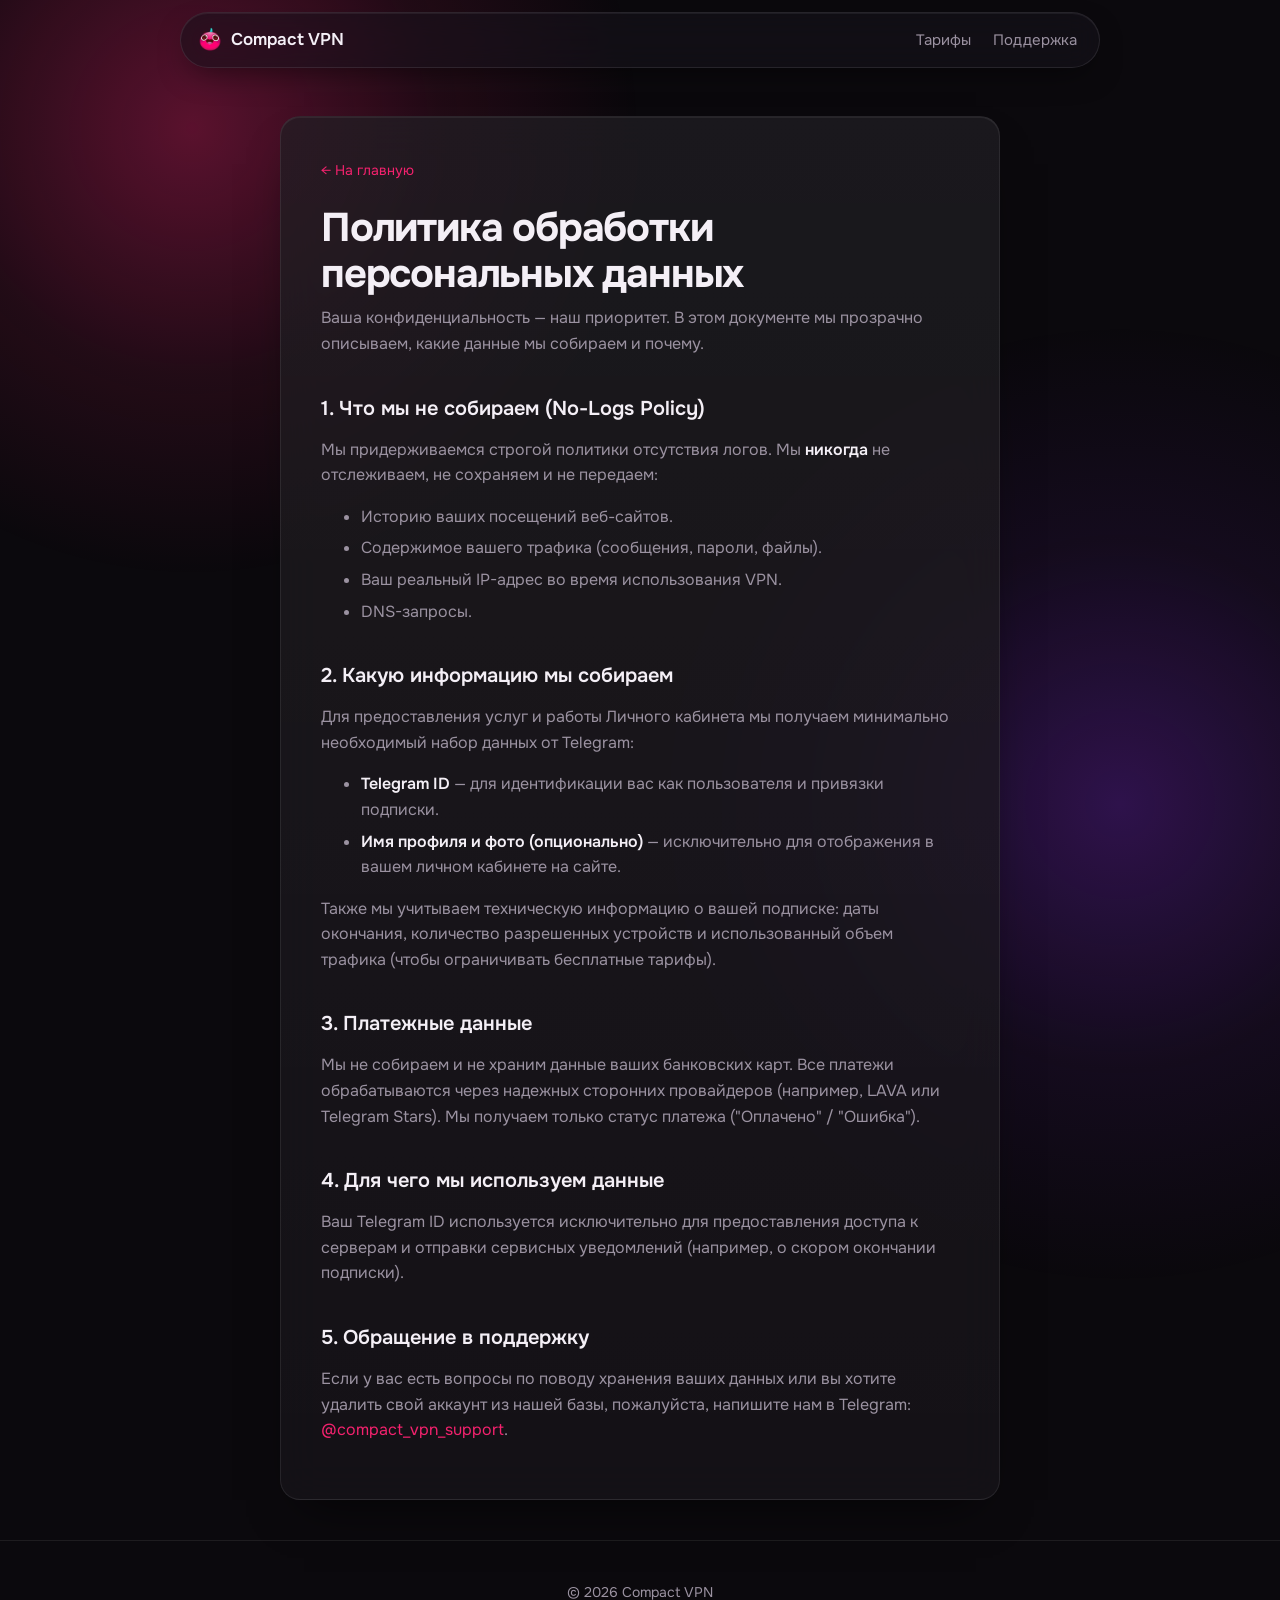
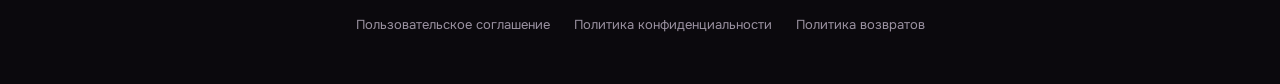
<file: privacy.html>
<!DOCTYPE html>
<html lang="ru">
<head>
    <meta charset="UTF-8">
    <meta name="viewport" content="width=device-width, initial-scale=1.0">
    <title>Политика обработки персональных данных — Compact VPN</title>
    <link rel="icon" type="image/png" href="favicon.png">
    <link rel="preconnect" href="https://fonts.googleapis.com">
    <link rel="preconnect" href="https://fonts.gstatic.com" crossorigin>
    <link href="https://fonts.googleapis.com/css2?family=Onest:wght@400;500;600;700&display=swap" rel="stylesheet">
    <link rel="stylesheet" href="style.css?v=12">
</head>
<body>

    <header class="top">
        <div class="wrap">
            <a href="index.html" class="brand"><img src="favicon.png" alt="">Compact VPN</a>
            <nav class="nav">
                <a href="index.html#prices">Тарифы</a>
                <a href="https://t.me/compact_vpn_support">Поддержка</a>
            </nav>
        </div>
    </header>

    <main class="wrap">
    <article class="card doc">
        <a href="index.html" class="back">← На главную</a>
        <h1>Политика обработки персональных данных</h1>

                <p>Ваша конфиденциальность — наш приоритет. В этом документе мы прозрачно описываем, какие данные мы собираем и почему.</p>
                <h2>1. Что мы не собираем (No-Logs Policy)</h2>
                <p>Мы придерживаемся строгой политики отсутствия логов. Мы <strong>никогда</strong> не отслеживаем, не сохраняем и не передаем:</p>
                <ul>
                    <li>Историю ваших посещений веб-сайтов.</li>
                    <li>Содержимое вашего трафика (сообщения, пароли, файлы).</li>
                    <li>Ваш реальный IP-адрес во время использования VPN.</li>
                    <li>DNS-запросы.</li>
                </ul>
                <h2>2. Какую информацию мы собираем</h2>
                <p>Для предоставления услуг и работы Личного кабинета мы получаем минимально необходимый набор данных от Telegram:</p>
                <ul>
                    <li><strong>Telegram ID</strong> — для идентификации вас как пользователя и привязки подписки.</li>
                    <li><strong>Имя профиля и фото (опционально)</strong> — исключительно для отображения в вашем личном кабинете на сайте.</li>
                </ul>
                <p>Также мы учитываем техническую информацию о вашей подписке: даты окончания, количество разрешенных устройств и использованный объем трафика (чтобы ограничивать бесплатные тарифы).</p>
                <h2>3. Платежные данные</h2>
                <p>Мы не собираем и не храним данные ваших банковских карт. Все платежи обрабатываются через надежных сторонних провайдеров (например, LAVA или Telegram Stars). Мы получаем только статус платежа ("Оплачено" / "Ошибка").</p>
                <h2>4. Для чего мы используем данные</h2>
                <p>Ваш Telegram ID используется исключительно для предоставления доступа к серверам и отправки сервисных уведомлений (например, о скором окончании подписки).</p>
                <h2>5. Обращение в поддержку</h2>
                <p>Если у вас есть вопросы по поводу хранения ваших данных или вы хотите удалить свой аккаунт из нашей базы, пожалуйста, напишите нам в Telegram: <a href="https://t.me/compact_vpn_support">@compact_vpn_support</a>.</p>
    </article>
    </main>

    <footer class="foot">
        <div class="wrap">
            <div>© 2026 Compact VPN</div>
            <div class="links small">
                <a href="terms.html">Пользовательское соглашение</a>
                <a href="privacy.html">Политика конфиденциальности</a>
                <a href="refund.html">Политика возвратов</a>
            </div>
        </div>
    </footer>
</body>
</html>
</file>
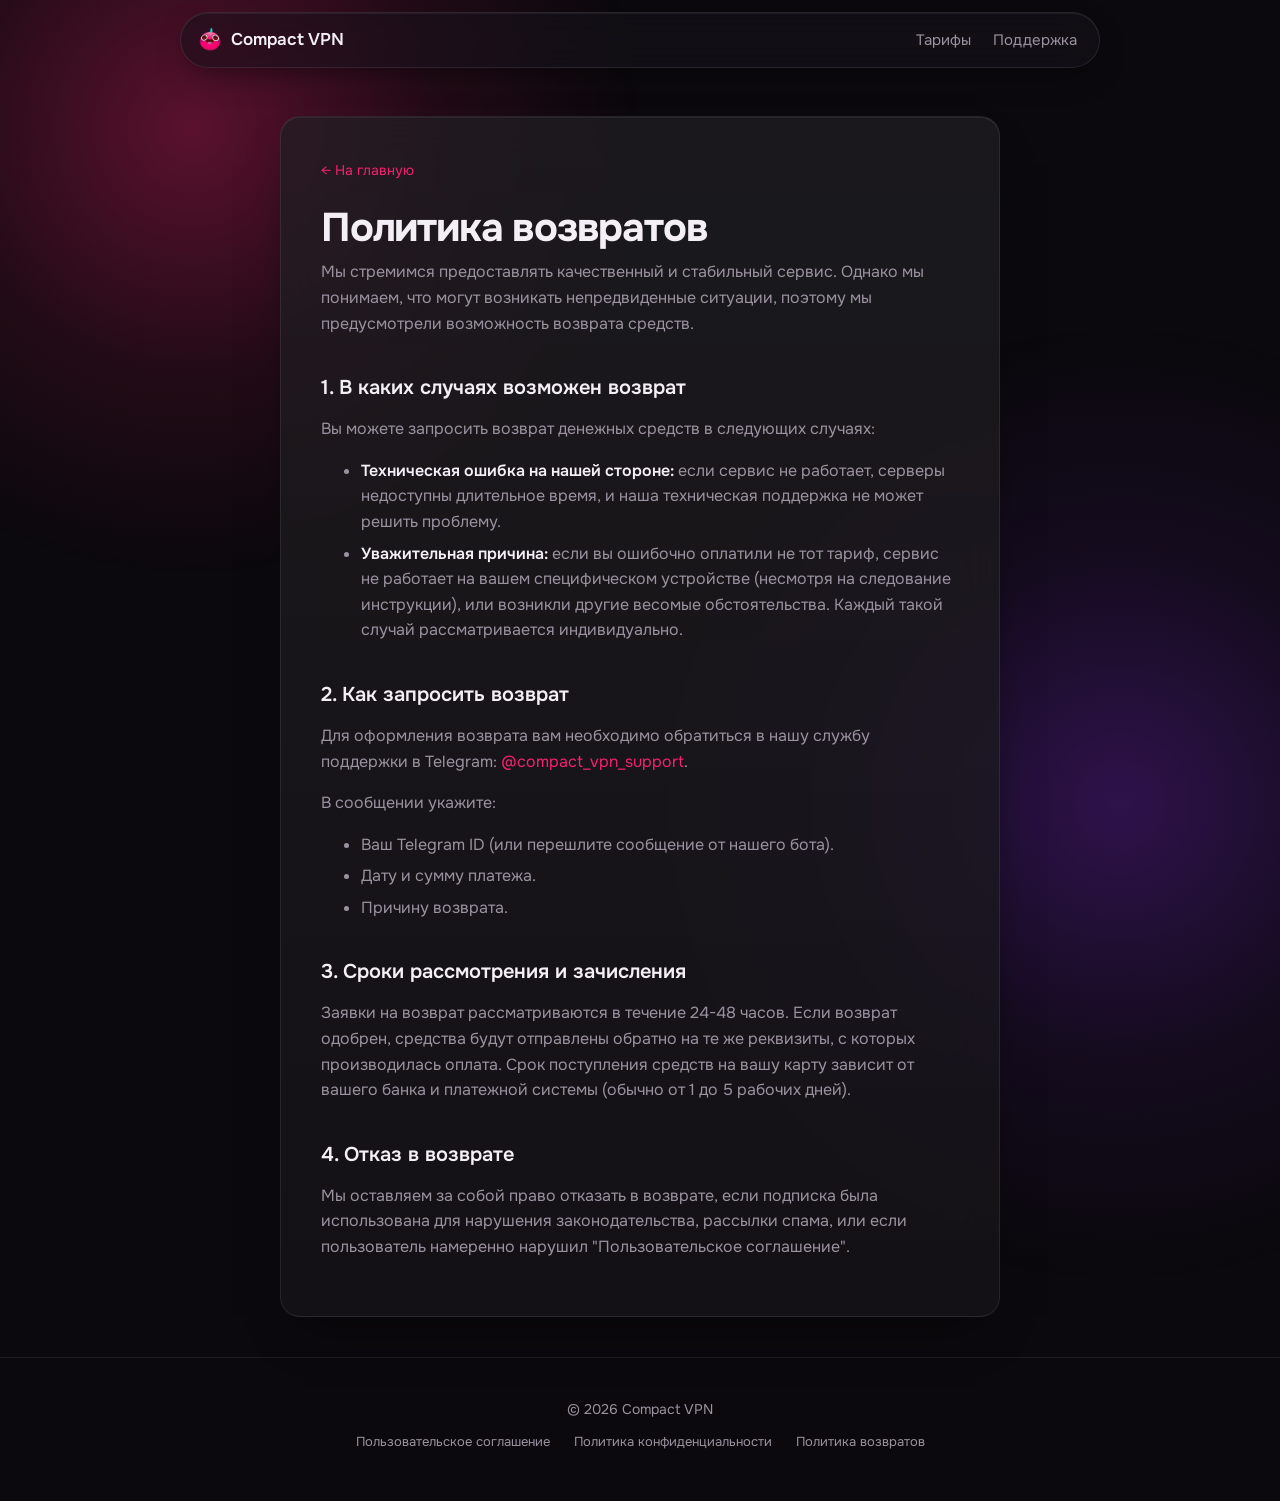
<file: refund.html>
<!DOCTYPE html>
<html lang="ru">
<head>
    <meta charset="UTF-8">
    <meta name="viewport" content="width=device-width, initial-scale=1.0">
    <title>Политика возвратов — Compact VPN</title>
    <link rel="icon" type="image/png" href="favicon.png">
    <link rel="preconnect" href="https://fonts.googleapis.com">
    <link rel="preconnect" href="https://fonts.gstatic.com" crossorigin>
    <link href="https://fonts.googleapis.com/css2?family=Onest:wght@400;500;600;700&display=swap" rel="stylesheet">
    <link rel="stylesheet" href="style.css?v=12">
</head>
<body>

    <header class="top">
        <div class="wrap">
            <a href="index.html" class="brand"><img src="favicon.png" alt="">Compact VPN</a>
            <nav class="nav">
                <a href="index.html#prices">Тарифы</a>
                <a href="https://t.me/compact_vpn_support">Поддержка</a>
            </nav>
        </div>
    </header>

    <main class="wrap">
    <article class="card doc">
        <a href="index.html" class="back">← На главную</a>
        <h1>Политика возвратов</h1>

                <p>Мы стремимся предоставлять качественный и стабильный сервис. Однако мы понимаем, что могут возникать непредвиденные ситуации, поэтому мы предусмотрели возможность возврата средств.</p>
                <h2>1. В каких случаях возможен возврат</h2>
                <p>Вы можете запросить возврат денежных средств в следующих случаях:</p>
                <ul>
                    <li><strong>Техническая ошибка на нашей стороне:</strong> если сервис не работает, серверы недоступны длительное время, и наша техническая поддержка не может решить проблему.</li>
                    <li><strong>Уважительная причина:</strong> если вы ошибочно оплатили не тот тариф, сервис не работает на вашем специфическом устройстве (несмотря на следование инструкции), или возникли другие весомые обстоятельства. Каждый такой случай рассматривается индивидуально.</li>
                </ul>
                <h2>2. Как запросить возврат</h2>
                <p>Для оформления возврата вам необходимо обратиться в нашу службу поддержки в Telegram: <a href="https://t.me/compact_vpn_support">@compact_vpn_support</a>.</p>
                <p>В сообщении укажите:</p>
                <ul>
                    <li>Ваш Telegram ID (или перешлите сообщение от нашего бота).</li>
                    <li>Дату и сумму платежа.</li>
                    <li>Причину возврата.</li>
                </ul>
                <h2>3. Сроки рассмотрения и зачисления</h2>
                <p>Заявки на возврат рассматриваются в течение 24-48 часов. Если возврат одобрен, средства будут отправлены обратно на те же реквизиты, с которых производилась оплата. Срок поступления средств на вашу карту зависит от вашего банка и платежной системы (обычно от 1 до 5 рабочих дней).</p>
                <h2>4. Отказ в возврате</h2>
                <p>Мы оставляем за собой право отказать в возврате, если подписка была использована для нарушения законодательства, рассылки спама, или если пользователь намеренно нарушил "Пользовательское соглашение".</p>
    </article>
    </main>

    <footer class="foot">
        <div class="wrap">
            <div>© 2026 Compact VPN</div>
            <div class="links small">
                <a href="terms.html">Пользовательское соглашение</a>
                <a href="privacy.html">Политика конфиденциальности</a>
                <a href="refund.html">Политика возвратов</a>
            </div>
        </div>
    </footer>
</body>
</html>
</file>
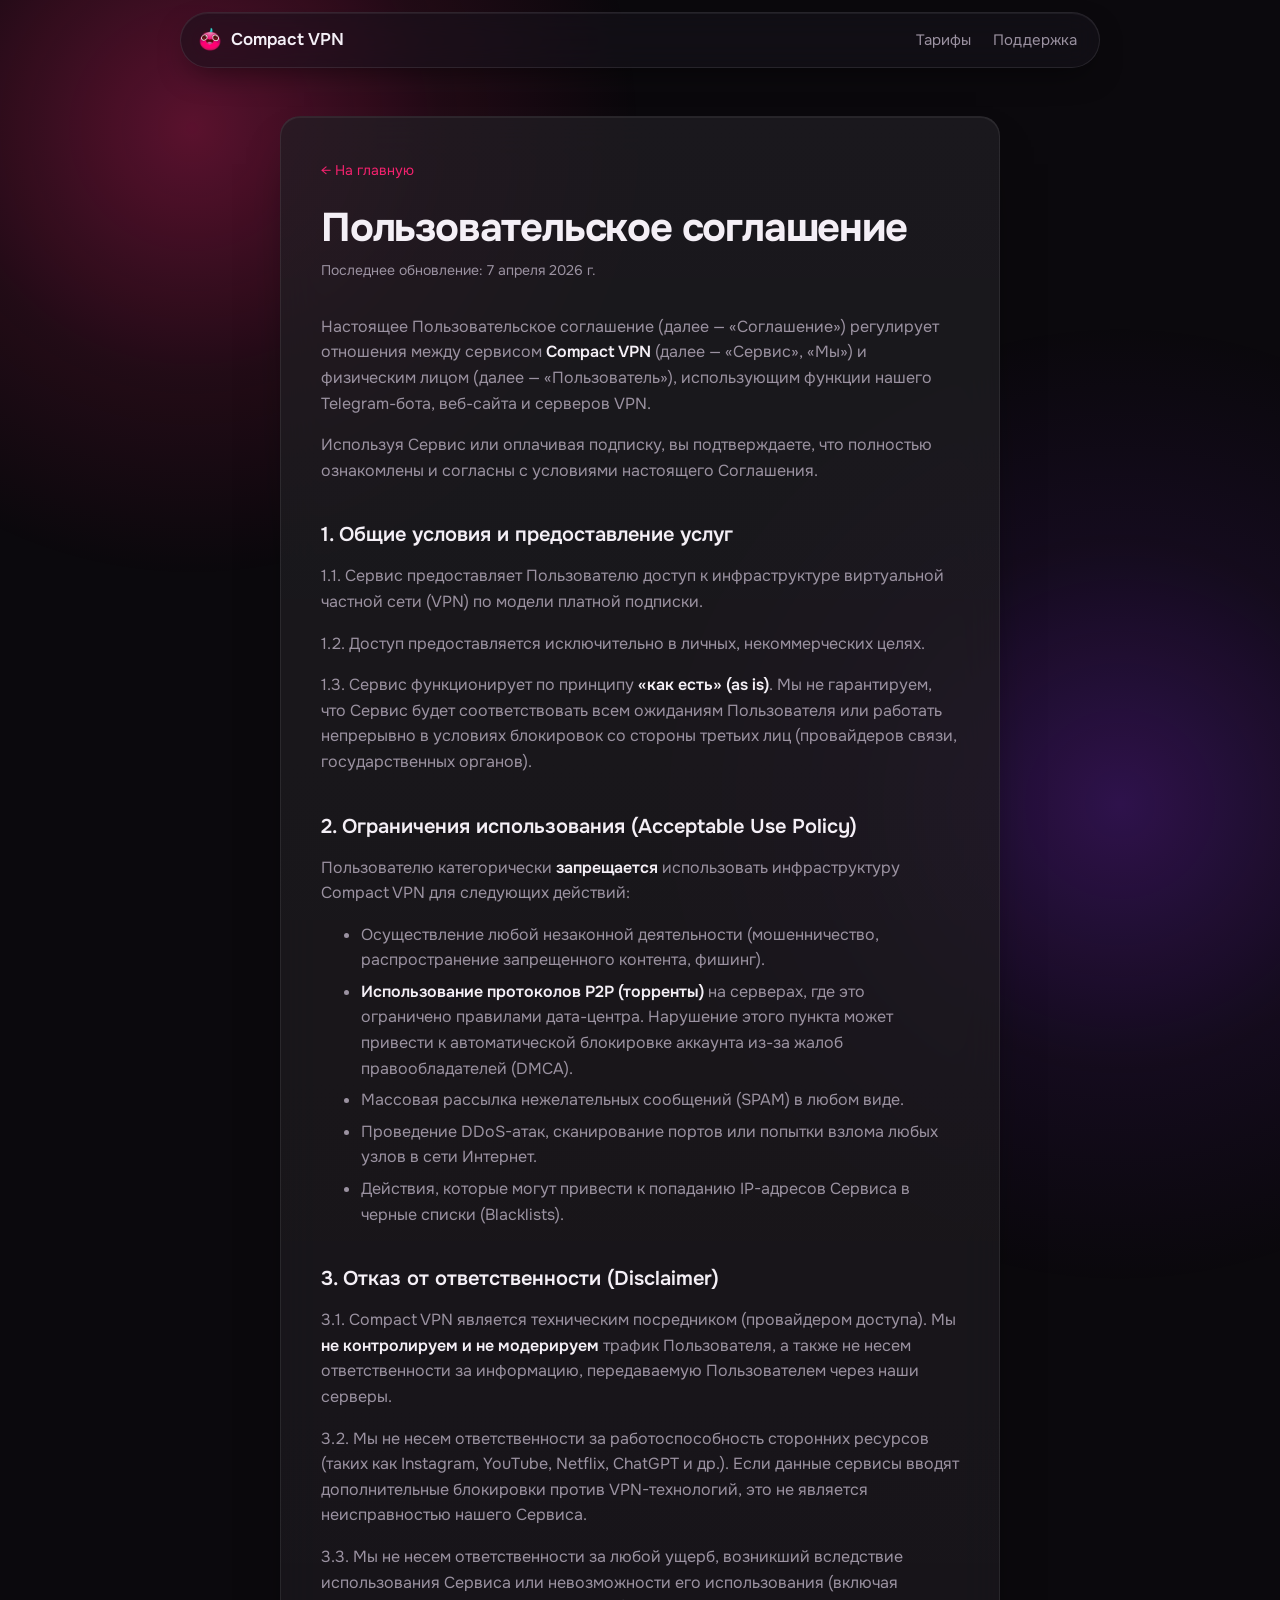
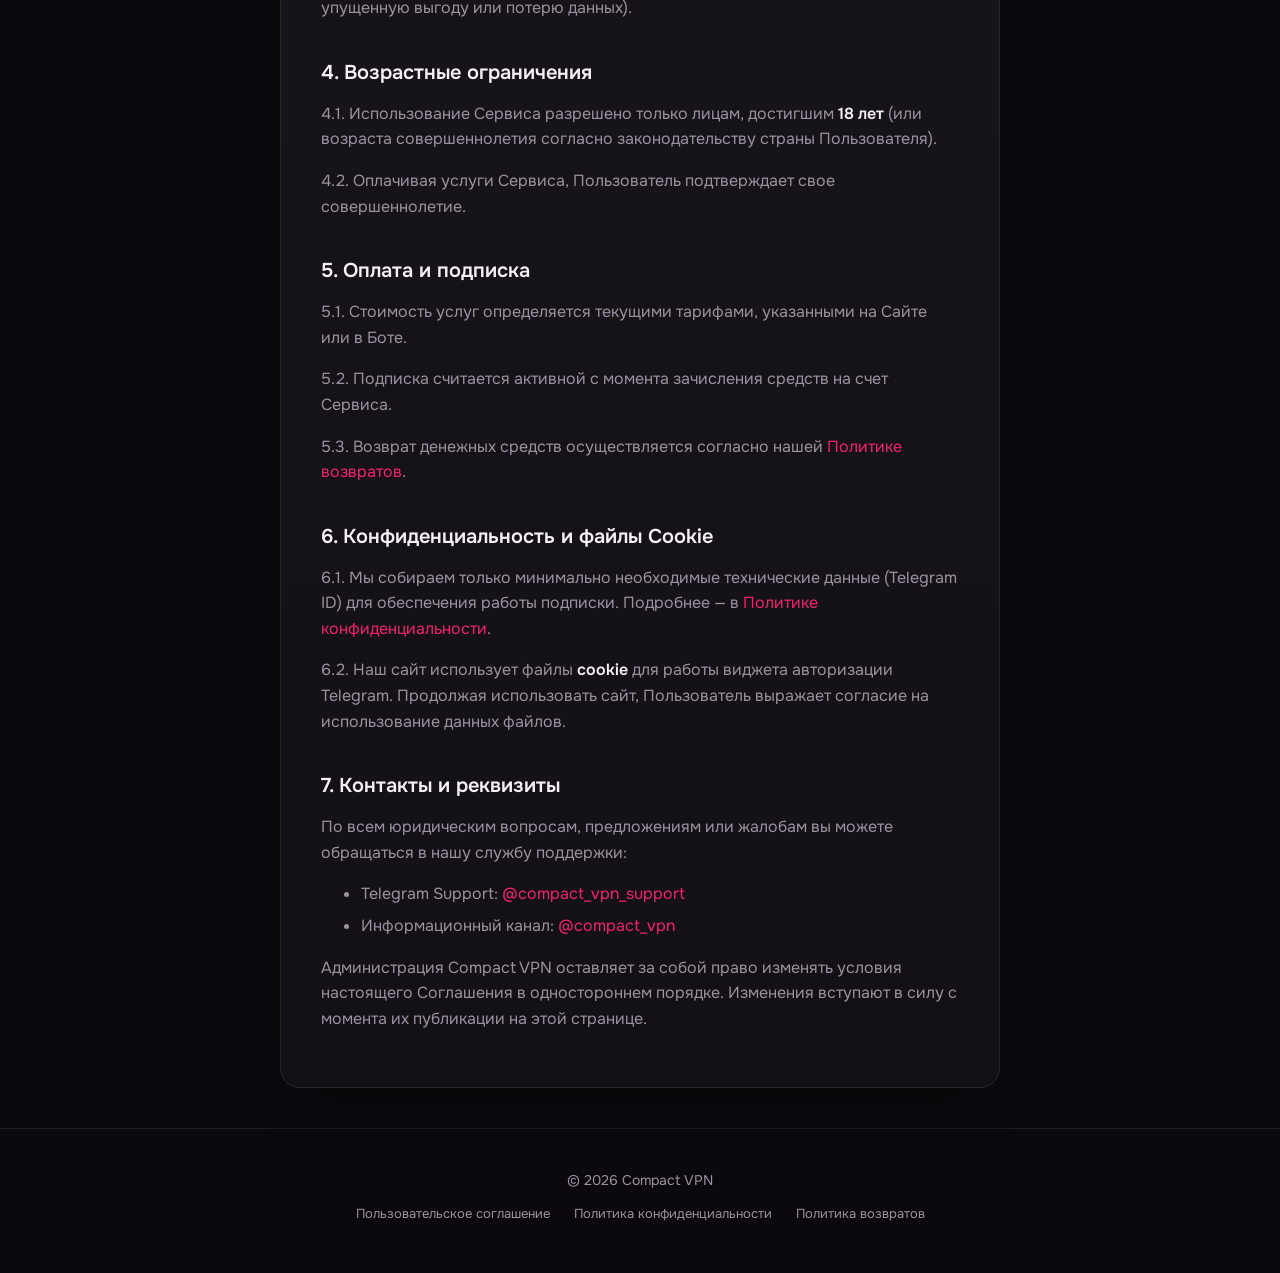
<file: terms.html>
<!DOCTYPE html>
<html lang="ru">
<head>
    <meta charset="UTF-8">
    <meta name="viewport" content="width=device-width, initial-scale=1.0">
    <title>Пользовательское соглашение — Compact VPN</title>
    <link rel="icon" type="image/png" href="favicon.png">
    <link rel="preconnect" href="https://fonts.googleapis.com">
    <link rel="preconnect" href="https://fonts.gstatic.com" crossorigin>
    <link href="https://fonts.googleapis.com/css2?family=Onest:wght@400;500;600;700&display=swap" rel="stylesheet">
    <link rel="stylesheet" href="style.css?v=12">
</head>
<body>

    <header class="top">
        <div class="wrap">
            <a href="index.html" class="brand"><img src="favicon.png" alt="">Compact VPN</a>
            <nav class="nav">
                <a href="index.html#prices">Тарифы</a>
                <a href="https://t.me/compact_vpn_support">Поддержка</a>
            </nav>
        </div>
    </header>

    <main class="wrap">
    <article class="card doc">
        <a href="index.html" class="back">← На главную</a>
        <h1>Пользовательское соглашение</h1>

            <p class="updated">Последнее обновление: 7 апреля 2026 г.</p>
                <p>Настоящее Пользовательское соглашение (далее — «Соглашение») регулирует отношения между сервисом <strong>Compact VPN</strong> (далее — «Сервис», «Мы») и физическим лицом (далее — «Пользователь»), использующим функции нашего Telegram-бота, веб-сайта и серверов VPN.</p>
                <p>Используя Сервис или оплачивая подписку, вы подтверждаете, что полностью ознакомлены и согласны с условиями настоящего Соглашения.</p>
                <h2>1. Общие условия и предоставление услуг</h2>
                <p>1.1. Сервис предоставляет Пользователю доступ к инфраструктуре виртуальной частной сети (VPN) по модели платной подписки.</p>
                <p>1.2. Доступ предоставляется исключительно в личных, некоммерческих целях.</p>
                <p>1.3. Сервис функционирует по принципу <strong>«как есть» (as is)</strong>. Мы не гарантируем, что Сервис будет соответствовать всем ожиданиям Пользователя или работать непрерывно в условиях блокировок со стороны третьих лиц (провайдеров связи, государственных органов).</p>
                <h2>2. Ограничения использования (Acceptable Use Policy)</h2>
                <p>Пользователю категорически <strong>запрещается</strong> использовать инфраструктуру Compact VPN для следующих действий:</p>
                <ul>
                    <li>Осуществление любой незаконной деятельности (мошенничество, распространение запрещенного контента, фишинг).</li>
                    <li><strong>Использование протоколов P2P (торренты)</strong> на серверах, где это ограничено правилами дата-центра. Нарушение этого пункта может привести к автоматической блокировке аккаунта из-за жалоб правообладателей (DMCA).</li>
                    <li>Массовая рассылка нежелательных сообщений (SPAM) в любом виде.</li>
                    <li>Проведение DDoS-атак, сканирование портов или попытки взлома любых узлов в сети Интернет.</li>
                    <li>Действия, которые могут привести к попаданию IP-адресов Сервиса в черные списки (Blacklists).</li>
                </ul>
                <h2>3. Отказ от ответственности (Disclaimer)</h2>
                <p>3.1. Compact VPN является техническим посредником (провайдером доступа). Мы <strong>не контролируем и не модерируем</strong> трафик Пользователя, а также не несем ответственности за информацию, передаваемую Пользователем через наши серверы.</p>
                <p>3.2. Мы не несем ответственности за работоспособность сторонних ресурсов (таких как Instagram, YouTube, Netflix, ChatGPT и др.). Если данные сервисы вводят дополнительные блокировки против VPN-технологий, это не является неисправностью нашего Сервиса.</p>
                <p>3.3. Мы не несем ответственности за любой ущерб, возникший вследствие использования Сервиса или невозможности его использования (включая упущенную выгоду или потерю данных).</p>
                <h2>4. Возрастные ограничения</h2>
                <p>4.1. Использование Сервиса разрешено только лицам, достигшим <strong>18 лет</strong> (или возраста совершеннолетия согласно законодательству страны Пользователя).</p>
                <p>4.2. Оплачивая услуги Сервиса, Пользователь подтверждает свое совершеннолетие.</p>
                <h2>5. Оплата и подписка</h2>
                <p>5.1. Стоимость услуг определяется текущими тарифами, указанными на Сайте или в Боте.</p>
                <p>5.2. Подписка считается активной с момента зачисления средств на счет Сервиса.</p>
                <p>5.3. Возврат денежных средств осуществляется согласно нашей <a href="refund.html">Политике возвратов</a>.</p>
                <h2>6. Конфиденциальность и файлы Cookie</h2>
                <p>6.1. Мы собираем только минимально необходимые технические данные (Telegram ID) для обеспечения работы подписки. Подробнее — в <a href="privacy.html">Политике конфиденциальности</a>.</p>
                <p>6.2. Наш сайт использует файлы <strong>cookie</strong> для работы виджета авторизации Telegram. Продолжая использовать сайт, Пользователь выражает согласие на использование данных файлов.</p>
                <h2>7. Контакты и реквизиты</h2>
                <p>По всем юридическим вопросам, предложениям или жалобам вы можете обращаться в нашу службу поддержки:</p>
                <ul>
                    <li>Telegram Support: <a href="https://t.me/compact_vpn_support">@compact_vpn_support</a></li>
                    <li>Информационный канал: <a href="https://t.me/compact_vpn">@compact_vpn</a></li>
                </ul>
                <p>Администрация Compact VPN оставляет за собой право изменять условия настоящего Соглашения в одностороннем порядке. Изменения вступают в силу с момента их публикации на этой странице.</p>
    </article>
    </main>

    <footer class="foot">
        <div class="wrap">
            <div>© 2026 Compact VPN</div>
            <div class="links small">
                <a href="terms.html">Пользовательское соглашение</a>
                <a href="privacy.html">Политика конфиденциальности</a>
                <a href="refund.html">Политика возвратов</a>
            </div>
        </div>
    </footer>
</body>
</html>
</file>
<file: style.css>
:root {
  --bg: #0b090d;
  --surface: #141117;
  --surface-2: #1b171f;
  --line: rgba(255, 255, 255, 0.08);
  --text: #f4eff6;
  --muted: #9b92a1;
  --accent: #f4226e;
  --accent-hover: #ff4585;
  --on-accent: #ffffff;
  --ok: #4ccf86;
  --bad: #f2617a;
  --font: "Onest", system-ui, -apple-system, "Segoe UI", sans-serif;
  color-scheme: dark;
}

* { box-sizing: border-box; }
html { scroll-behavior: smooth; -webkit-text-size-adjust: 100%; }
body {
  margin: 0;
  background: var(--bg);
  color: var(--text);
  font: 400 16px/1.6 var(--font);
  -webkit-font-smoothing: antialiased;
  overflow-x: hidden;
}
a { color: inherit; text-decoration: none; }
::selection { background: var(--accent); color: #fff; }
:focus-visible { outline: 2px solid var(--accent); outline-offset: 2px; border-radius: 6px; }

.wrap { max-width: 960px; margin: 0 auto; padding: 0 20px; }

/* Фоновые блики */
body::before, body::after {
  content: ""; position: fixed; z-index: -1; pointer-events: none; border-radius: 50%;
}
body::before {
  top: -25vmax; left: -20vmax; width: 70vmax; height: 70vmax;
  background: radial-gradient(closest-side, rgba(244, 34, 110, 0.34), rgba(244, 34, 110, 0.10) 55%, transparent);
}
body::after {
  bottom: -30vmax; right: -25vmax; width: 75vmax; height: 75vmax;
  background: radial-gradient(closest-side, rgba(130, 40, 220, 0.30), rgba(130, 40, 220, 0.08) 55%, transparent);
}

/* Шапка */
.top { position: sticky; top: 0; z-index: 10; padding: 12px 16px 0; }
.top .wrap {
  display: flex; align-items: center; justify-content: space-between; gap: 16px;
  max-width: 920px; height: 56px; padding: 0 22px 0 16px; border-radius: 99px;
  background: rgba(22, 18, 26, 0.62); backdrop-filter: blur(18px) saturate(140%); -webkit-backdrop-filter: blur(18px) saturate(140%);
  border: 1px solid rgba(255, 255, 255, 0.09);
  box-shadow: inset 0 1px 0 rgba(255, 255, 255, 0.06), 0 12px 32px -12px rgba(0, 0, 0, 0.6);
}
.brand { display: flex; align-items: center; gap: 8px; font-weight: 600; font-size: 17px; white-space: nowrap; }
.nav { display: flex; gap: 22px; font-size: 15px; }
.nav a { color: var(--muted); transition: color .15s; }
.nav a:hover { color: var(--text); }
@media (max-width: 520px) { .nav .hide-sm { display: none; } .nav { gap: 14px; font-size: 14px; } .top .wrap { padding: 0 18px 0 12px; } .brand { font-size: 16px; } }

/* Кнопки */
.btn {
  display: inline-flex; align-items: center; justify-content: center; gap: 10px;
  height: 52px; padding: 0 24px; border-radius: 14px; border: 1px solid transparent;
  font: 600 15px/1 var(--font); white-space: nowrap; cursor: pointer;
  transition: background .15s, border-color .15s, transform .15s;
}
.btn:hover { transform: translateY(-1px); }
.btn svg { width: 20px; height: 20px; flex: none; }
.btn-accent { background: var(--accent); color: var(--on-accent); box-shadow: inset 0 1px 0 rgba(255, 255, 255, 0.25), 0 10px 28px -10px rgba(244, 34, 110, 0.7); }
.btn-accent:hover { background: var(--accent-hover); }
.btn-soft { background: var(--surface-2); border-color: var(--line); color: var(--text); }
.btn-soft:hover { border-color: rgba(255, 255, 255, 0.2); }
.btn-block { width: 100%; }

/* Первый экран */
.hero { text-align: center; padding: 80px 0 72px; }
.badge { display: inline-flex; align-items: center; gap: 8px; padding: 6px 14px; border: 1px solid var(--line); border-radius: 99px; font-size: 14px; color: var(--muted); margin-bottom: 28px; }
.badge .dot { width: 7px; height: 7px; border-radius: 50%; background: var(--ok); }
.hero h1 { font-size: clamp(36px, 7vw, 64px); line-height: 1.06; letter-spacing: -0.035em; font-weight: 700; margin: 0 0 20px; }
.hero h1 span { color: var(--accent); text-shadow: 0 0 48px rgba(244, 34, 110, 0.35); }
.hero p { color: var(--muted); font-size: 17px; max-width: 520px; margin: 0 auto 36px; }
.hero .actions { display: flex; justify-content: center; gap: 12px; flex-wrap: wrap; }
@media (max-width: 520px) {
  .hero { padding: 64px 0 56px; }
  .hero .actions .btn { width: 100%; }
}

/* Разделы */
.section { padding: 56px 0; }
.section-head { text-align: center; margin-bottom: 32px; }
.section-head h2 { font-size: clamp(26px, 4vw, 34px); letter-spacing: -0.025em; line-height: 1.15; font-weight: 700; margin: 0 0 8px; }
.section-head p { color: var(--muted); margin: 0; font-size: 15px; }

.card {
  background: linear-gradient(180deg, rgba(255, 255, 255, 0.045), rgba(255, 255, 255, 0.01)), rgba(20, 17, 23, 0.72);
  backdrop-filter: blur(20px); -webkit-backdrop-filter: blur(20px);
  border: 1px solid var(--line); border-radius: 20px;
  box-shadow: inset 0 1px 0 rgba(255, 255, 255, 0.06), 0 24px 48px -24px rgba(0, 0, 0, 0.7);
}

/* Переключатель периода */
.seg { display: inline-flex; margin-top: 24px; padding: 4px; background: rgba(20, 17, 23, 0.72); backdrop-filter: blur(16px); -webkit-backdrop-filter: blur(16px); border: 1px solid var(--line); border-radius: 14px; }
.seg button { font: 500 14px/1 var(--font); color: var(--muted); background: none; border: 0; padding: 10px 16px; border-radius: 10px; cursor: pointer; transition: background .15s, color .15s; }
.seg button:hover { color: var(--text); }
.seg button[aria-pressed="true"] { background: var(--surface-2); color: var(--text); box-shadow: inset 0 0 0 1px rgba(255, 255, 255, 0.1); }
@media (max-width: 420px) { .seg button { padding: 10px 11px; } }

/* Тарифы */
.plans { display: grid; grid-template-columns: repeat(3, 1fr); gap: 16px; align-items: stretch; }
.plan { padding: 28px; display: flex; flex-direction: column; position: relative; }
.plan.featured { border-color: rgba(244, 34, 110, 0.6); box-shadow: inset 0 1px 0 rgba(255, 255, 255, 0.08), 0 24px 64px -24px rgba(244, 34, 110, 0.45); }
.plan .flag { position: absolute; top: -12px; left: 28px; background: var(--accent); color: #fff; font-size: 12px; font-weight: 600; padding: 4px 10px; border-radius: 99px; }
.plan h3 { margin: 0 0 6px; font-size: 20px; font-weight: 600; }
.plan .desc { color: var(--muted); font-size: 14px; margin: 0 0 28px; flex: 1; }
.price { display: flex; align-items: baseline; gap: 6px; margin-bottom: 24px; }
.price .num { font-size: 44px; font-weight: 700; letter-spacing: -0.03em; line-height: 1; transition: opacity .15s; }
.price .cur { font-size: 20px; font-weight: 600; }
.price .per { color: var(--muted); font-size: 14px; margin-left: 4px; }
@media (max-width: 760px) { .plans { grid-template-columns: 1fr; gap: 24px; } }

/* Серверы */
.servers { display: grid; grid-template-columns: repeat(2, 1fr); gap: 12px; }
.srv { padding: 20px; }
.srv-head { display: flex; justify-content: space-between; align-items: center; margin-bottom: 16px; }
.srv-name { font-weight: 600; }
.state { display: inline-flex; align-items: center; gap: 6px; font-size: 13px; color: var(--ok); }
.state::before { content: ""; width: 7px; height: 7px; border-radius: 50%; background: currentColor; }
.state.off { color: var(--bad); }
.srv.off .metrics { opacity: .35; }
.metric { margin-bottom: 12px; }
.metric-top { display: flex; justify-content: space-between; font-size: 13px; color: var(--muted); margin-bottom: 6px; }
.track { height: 4px; background: rgba(255, 255, 255, 0.08); border-radius: 2px; overflow: hidden; }
.fill { height: 100%; background: var(--accent); border-radius: 2px; transition: width .6s; }
.conn { display: flex; justify-content: space-between; font-size: 13px; color: var(--muted); padding-top: 4px; }
.conn b { color: var(--text); font-weight: 600; }
.servers-note { grid-column: 1 / -1; padding: 40px 20px; text-align: center; color: var(--muted); font-size: 14px; }
@media (max-width: 640px) { .servers { grid-template-columns: 1fr; } }

/* Преимущества */
.features { display: grid; grid-template-columns: repeat(3, 1fr); gap: 16px; }
.feature { padding: 24px; }
.feature h3 { margin: 0 0 8px; font-size: 17px; font-weight: 600; }
.feature p { margin: 0; color: var(--muted); font-size: 14px; }
@media (max-width: 760px) { .features { grid-template-columns: 1fr; } }

/* Подвал */
.foot { margin-top: 40px; padding: 40px 0 48px; border-top: 1px solid var(--line); text-align: center; font-size: 14px; color: var(--muted); }
.foot .links { display: flex; justify-content: center; flex-wrap: wrap; gap: 8px 24px; margin-top: 12px; }
.foot .links.small { font-size: 13px; }
.foot a:hover { color: var(--text); }

/* Юридические страницы */
.doc { max-width: 720px; margin: 48px auto 0; padding: 40px; }
.doc h1 { font-size: clamp(28px, 4.5vw, 40px); letter-spacing: -0.03em; line-height: 1.15; font-weight: 700; margin: 0 0 8px; }
.doc .updated { color: var(--muted); font-size: 14px; margin: 0 0 32px; }
.doc h2 { font-size: 20px; font-weight: 600; margin: 36px 0 12px; }
.doc h3 { font-size: 17px; font-weight: 600; margin: 24px 0 8px; }
.doc p, .doc ul, .doc ol { color: var(--muted); margin: 0 0 16px; }
.doc li { margin-bottom: 6px; }
.doc strong { color: var(--text); font-weight: 600; }
.doc a { color: var(--accent); }
.doc a:hover { text-decoration: underline; }
@media (max-width: 560px) { .doc { padding: 24px 20px; margin-top: 24px; border-radius: 16px; } }

@media (prefers-reduced-motion: reduce) {
  * { transition: none !important; scroll-behavior: auto !important; }
}
.back { display: inline-block; margin: 32px 0 0; font-size: 14px; color: var(--muted); }
.back:hover { color: var(--text); }
.doc + .back, main > .back { margin-bottom: 0; }
.doc .back { margin: 0 0 24px; }
.brand img { width: 26px; height: 26px; border-radius: 7px; }

/* Компактные карточки на телефоне */
@media (max-width: 640px) {
  .card { backdrop-filter: none; -webkit-backdrop-filter: none; background: linear-gradient(180deg, rgba(255, 255, 255, 0.045), rgba(255, 255, 255, 0.01)), rgba(20, 17, 23, 0.9); border-radius: 18px; }
  .plans { gap: 14px; }
  .plan { display: grid; grid-template-columns: 1fr auto; grid-template-areas: "t p" "d p" "b b"; column-gap: 16px; padding: 20px; }
  .plan h3 { grid-area: t; font-size: 18px; margin: 0 0 2px; }
  .plan .desc { grid-area: d; margin: 0 0 16px; font-size: 13px; }
  .plan .price { grid-area: p; align-self: start; flex-wrap: wrap; justify-content: flex-end; margin: 0; max-width: 120px; }
  .plan .price .num { font-size: 32px; }
  .plan .price .cur { font-size: 17px; }
  .plan .price .per { width: 100%; text-align: right; margin: 4px 0 0; font-size: 12px; }
  .plan .btn { grid-area: b; height: 46px; }
  .plan .flag { left: 20px; }
  .plans .plan.featured { margin-top: 6px; }

  .srv { padding: 16px; }
  .srv-head { margin-bottom: 12px; }
  .metrics { display: grid; grid-template-columns: 1fr 1fr auto; gap: 14px; align-items: end; }
  .metric { margin: 0; }
  .metric-top { font-size: 12px; margin-bottom: 5px; }
  .conn { flex-direction: column; align-items: flex-end; gap: 1px; padding: 0; font-size: 12px; }
  .feature { padding: 20px; }
}
</file>
